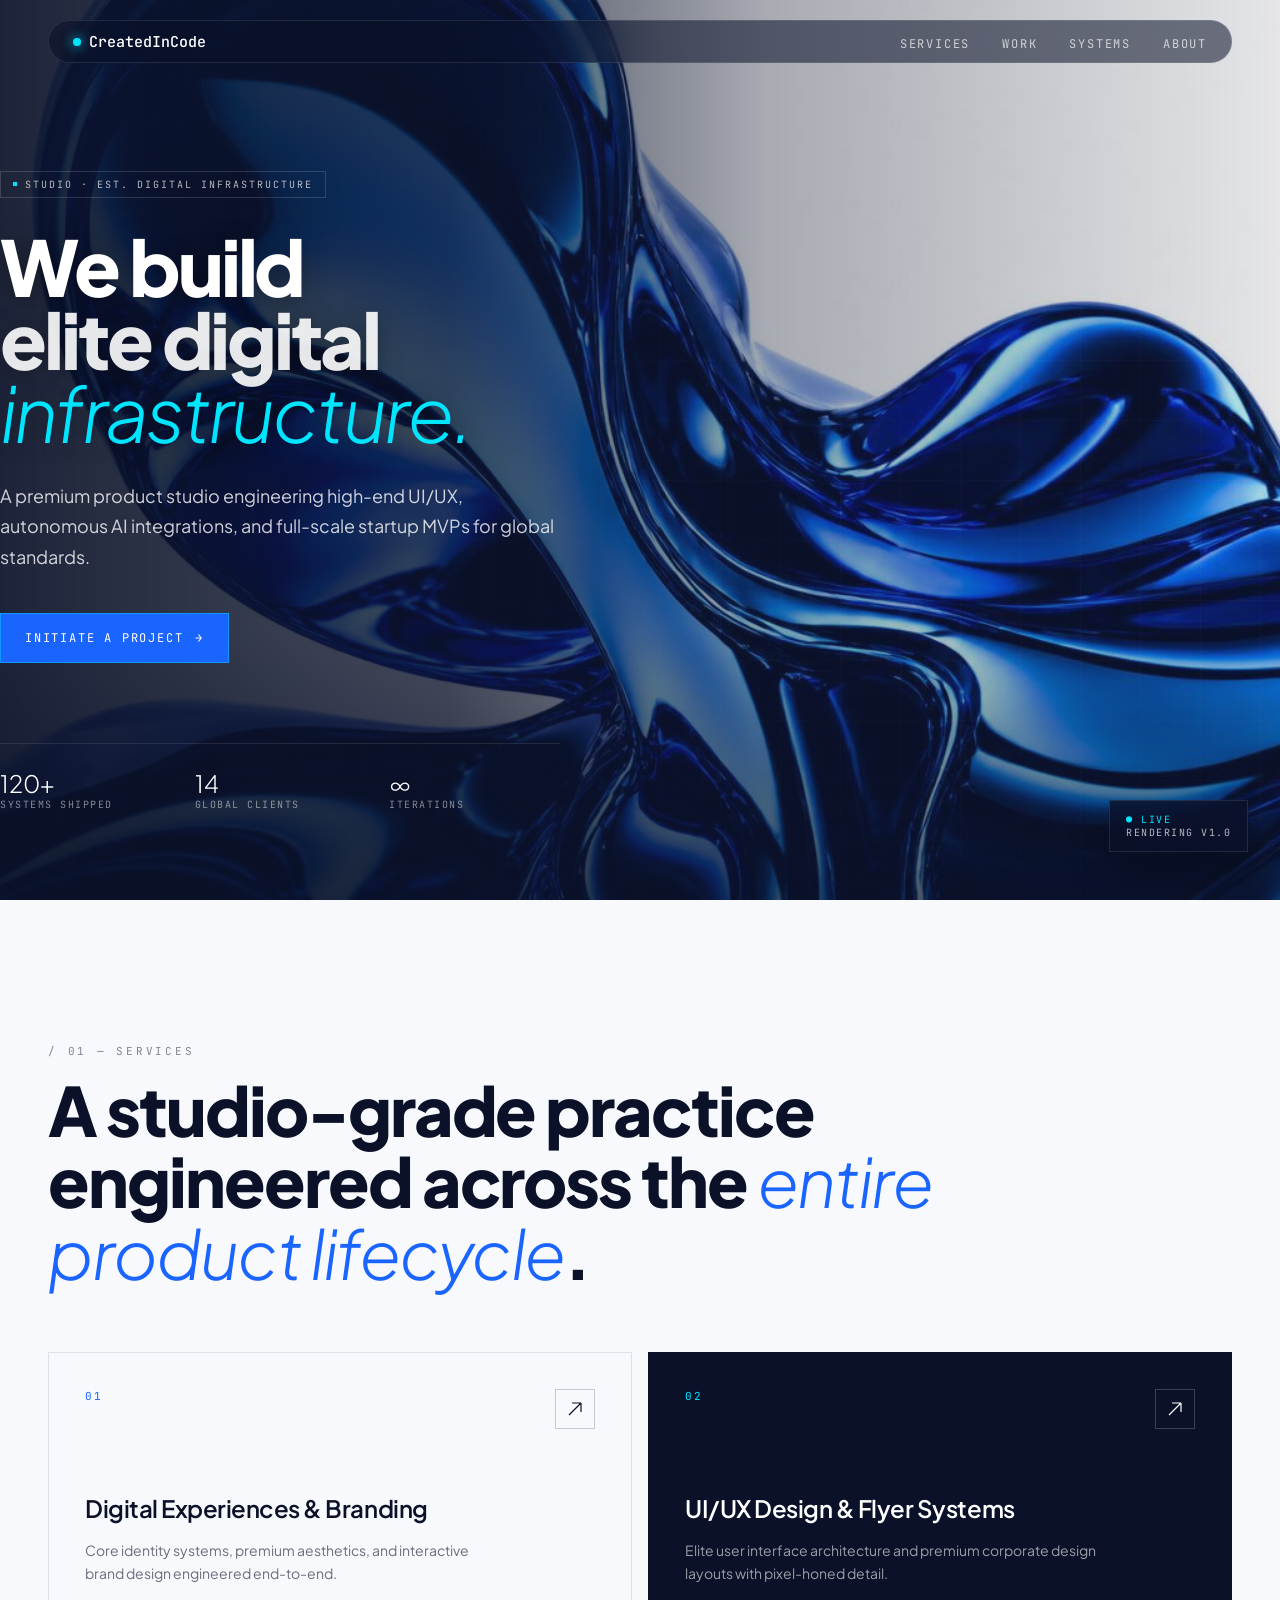
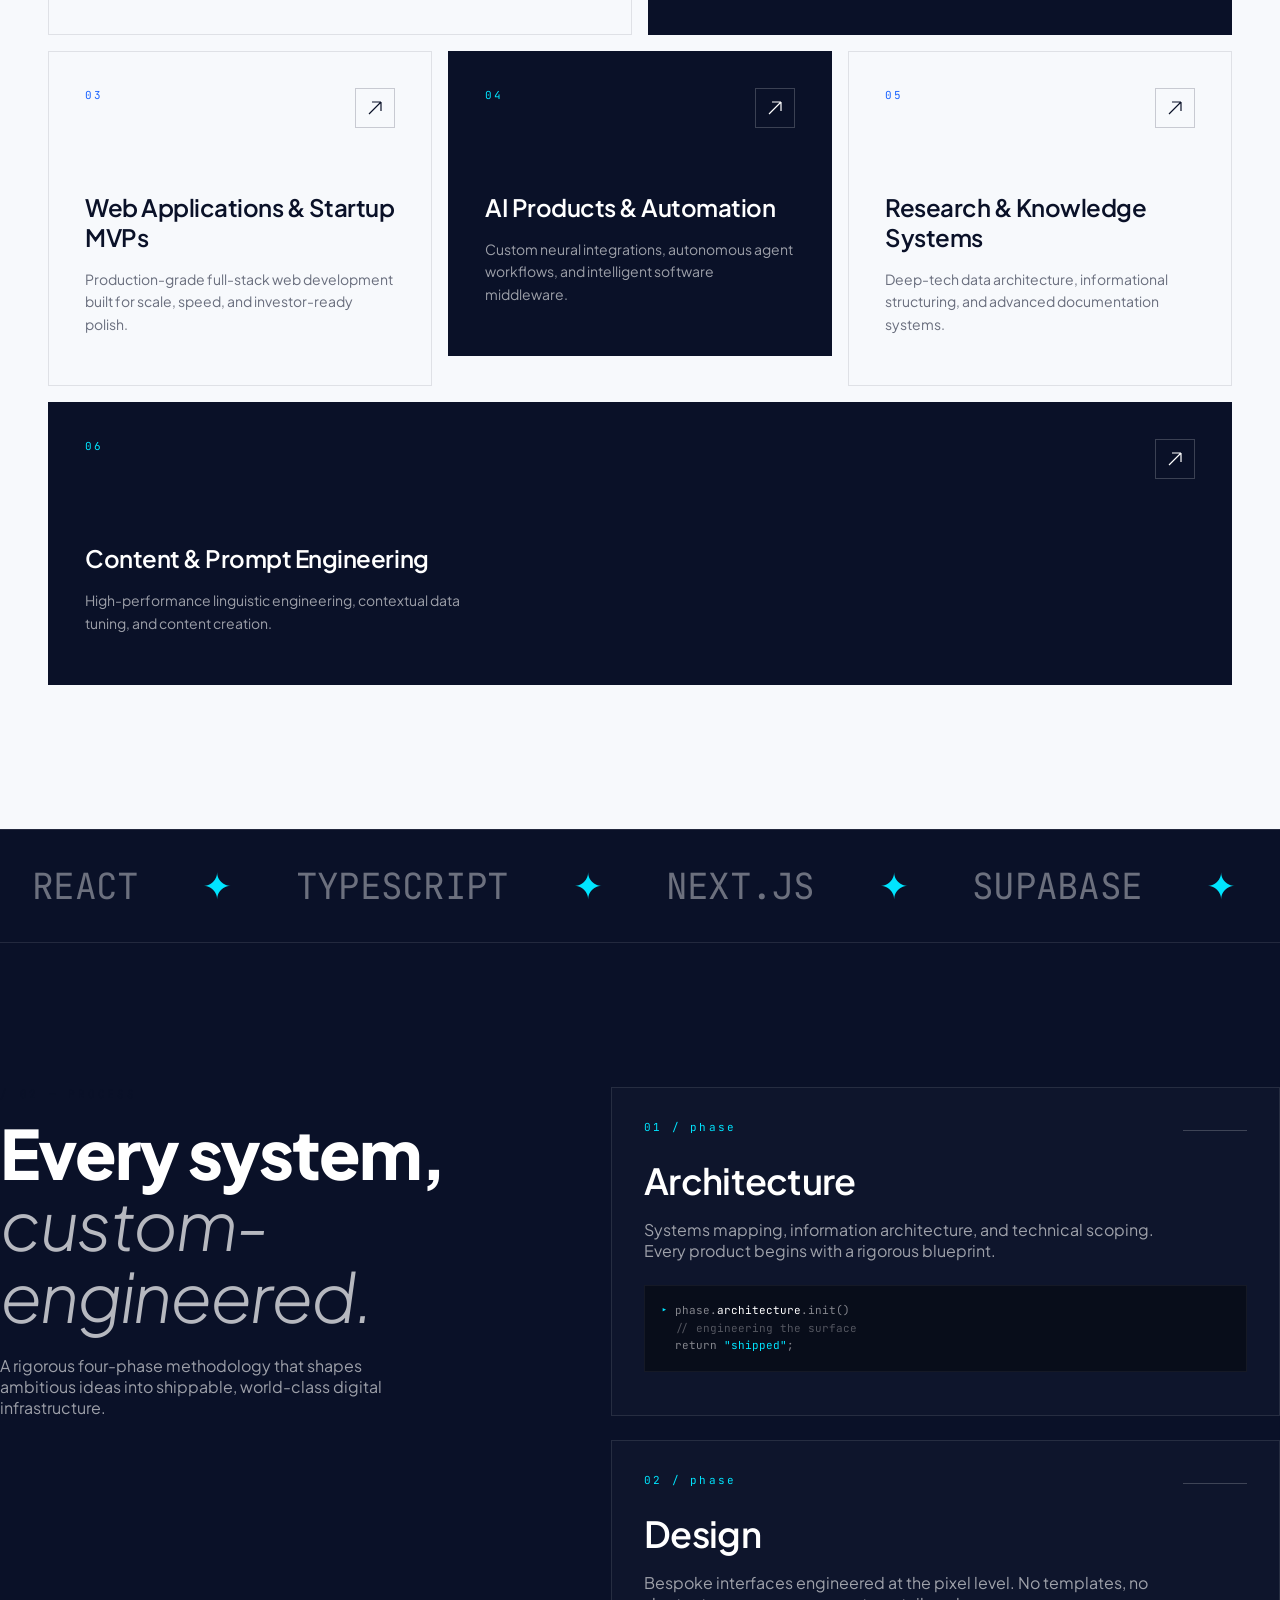
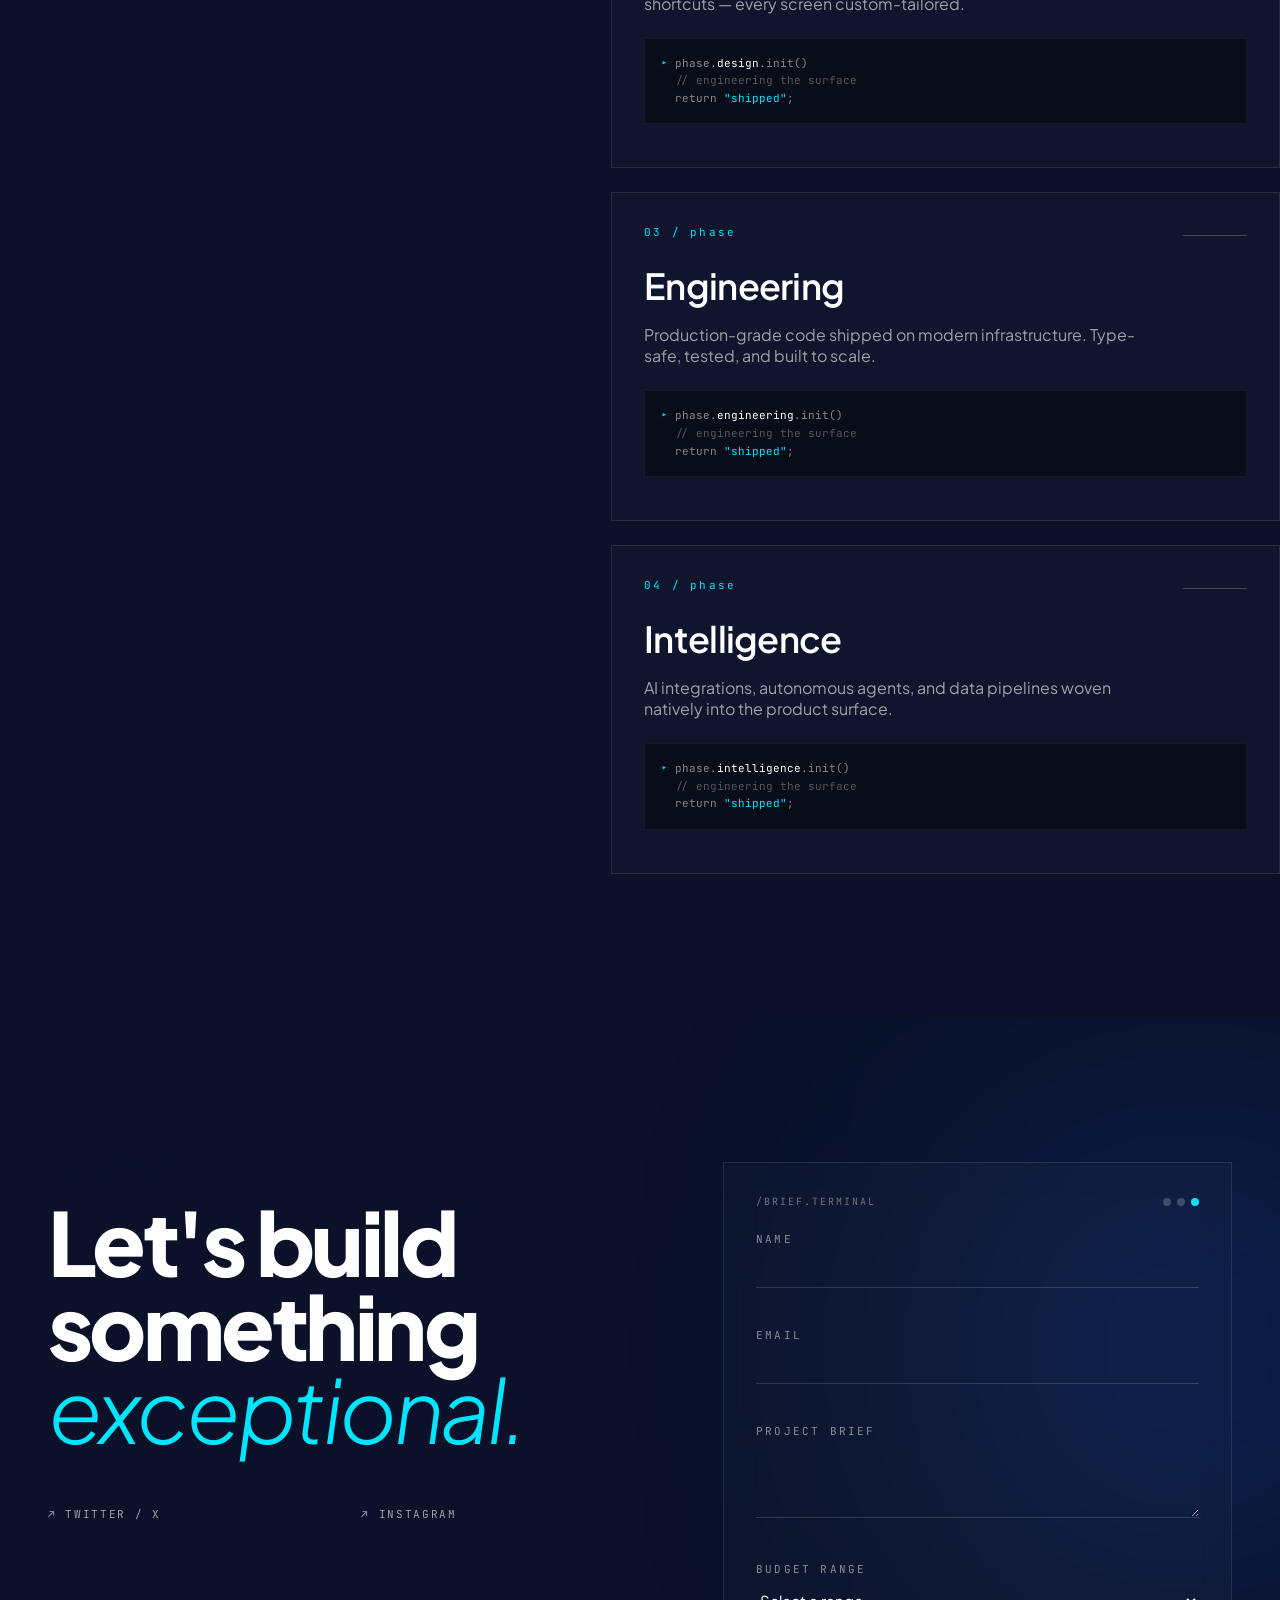
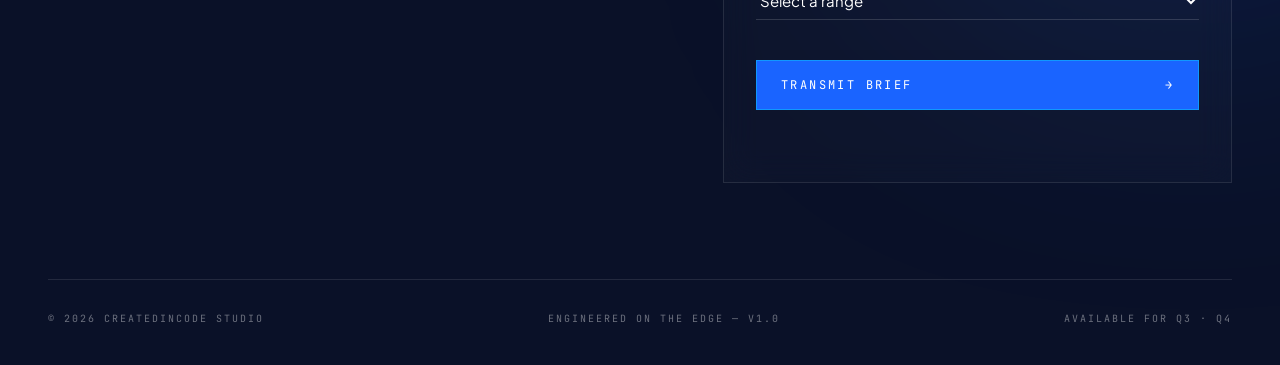
<file: index.html>
<!DOCTYPE html>
<html lang="en">
<head>
  <meta charset="UTF-8" />
  <meta name="viewport" content="width=device-width, initial-scale=1.0" />
  <title>CreatedInCode — Elite Digital Infrastructure Studio</title>
  <meta name="description" content="A premium product studio engineering high-end UI/UX, autonomous AI integrations, and full-scale startup MVPs for global standards." />
  <meta name="author" content="CreatedInCode" />
  <meta property="og:title" content="CreatedInCode — Elite Digital Infrastructure Studio" />
  <meta property="og:description" content="Premium UI/UX, AI integrations, and startup MVPs engineered for global standards." />
  <meta property="og:type" content="website" />
  <meta name="twitter:card" content="summary_large_image" />
  <link rel="preconnect" href="https://fonts.googleapis.com" />
  <link rel="preconnect" href="https://fonts.gstatic.com" crossorigin />
  <link rel="stylesheet" href="https://fonts.googleapis.com/css2?family=Plus+Jakarta+Sans:wght@400;500;600;700;800&family=JetBrains+Mono:wght@400;500;600&display=swap" />
  <link rel="stylesheet" href="styles.css" />
  <script>document.documentElement.classList.add('js');</script>
</head>
<body>

  <!-- ===== NAV ===== -->
  <header class="site-header" id="site-header">
    <div class="wrap">
      <nav class="nav-bar">
        <a href="#top" class="brand">
          <span class="brand-dot"></span>
          <span class="brand-name">CreatedInCode</span>
        </a>
        <ul class="nav-links" id="nav-links">
          <li><a href="#services" class="nav-link">Services</a></li>
          <li><a href="work.html" class="nav-link">Work</a></li>
          <li><a href="#systems" class="nav-link">Systems</a></li>
          <li><a href="#about" class="nav-link">About</a></li>
        </ul>
        <button class="menu-toggle" id="menu-toggle" aria-label="Open menu" aria-expanded="false">
          <span></span><span></span><span></span>
        </button>
      </nav>
    </div>
  </header>
  <div class="nav-overlay" id="nav-overlay"></div>

  <main>
    <!-- ===== HERO ===== -->
    <section id="top" class="hero">
      <div class="hero-grid-bg" aria-hidden="true"></div>
      <div class="hero-glow" aria-hidden="true"></div>

      <div class="hero-watermark reveal" data-reveal aria-hidden="true">
        <div class="fluid-mask">
          <img src="assets/hero-fluid.jpg" alt="" width="1024" height="1024" />
        </div>
      </div>
      <div class="hero-scrim" aria-hidden="true"></div>

      <div class="hero-content wrap">
        <div class="hero-copy">
          <div class="eyebrow reveal" data-reveal>
            <span class="dot-sm"></span>
            Studio · Est. Digital Infrastructure
          </div>

          <h1 class="hero-title reveal" data-reveal data-delay="80">
            We build<br />
            <span class="dim">elite digital</span><br />
            <span class="italic-accent">infrastructure.</span>
          </h1>

          <p class="hero-sub reveal" data-reveal data-delay="200">
            A premium product studio engineering high-end UI/UX, autonomous AI integrations, and full-scale startup MVPs for global standards.
          </p>

          <div class="hero-cta reveal" data-reveal data-delay="320">
            <a href="#contact" class="btn-primary">
              <span>Initiate a project</span>
              <span class="arrow">→</span>
            </a>
          </div>
        </div>

        <div class="hero-stats reveal" data-reveal data-delay="500">
          <div class="stat">
            <div class="stat-num">120+</div>
            <div class="stat-label">Systems shipped</div>
          </div>
          <div class="stat">
            <div class="stat-num">14</div>
            <div class="stat-label">Global clients</div>
          </div>
          <div class="stat">
            <div class="stat-num">∞</div>
            <div class="stat-label">Iterations</div>
          </div>
        </div>
      </div>

      <div class="hero-badge">
        <div class="badge-live">● live</div>
        Rendering v1.0
      </div>
      <div class="hero-tag">/studio.reel · 2026</div>
      <div class="hero-scroll">scroll ↓</div>
    </section>

    <!-- ===== SERVICES ===== -->
    <section id="services" class="services">
      <div class="wrap">
        <div class="section-label reveal" data-reveal>/ 01 — Services</div>
        <h2 class="section-title reveal" data-reveal data-delay="80">
          A studio-grade practice engineered across the <span class="italic-accent-blue">entire product lifecycle</span>.
        </h2>

        <div class="services-grid" id="services-grid">
          <div class="reveal" data-reveal data-delay="0" style="grid-column: span 3;">
            <article class="service-card">
              <div class="service-top">
                <span class="service-num">01</span>
                <span class="service-icon" aria-hidden="true"><svg width="14" height="14" viewBox="0 0 14 14" fill="none"><path d="M1 13L13 1M13 1H4M13 1V10" stroke="currentColor" stroke-width="1.2"/></svg></span>
              </div>
              <div>
                <h3 class="service-title">Digital Experiences & Branding</h3>
                <p class="service-desc">Core identity systems, premium aesthetics, and interactive brand design engineered end-to-end.</p>
              </div>
            </article>
          </div>
          <div class="reveal" data-reveal data-delay="60" style="grid-column: span 3;">
            <article class="service-card dark">
              <div class="service-top">
                <span class="service-num">02</span>
                <span class="service-icon" aria-hidden="true"><svg width="14" height="14" viewBox="0 0 14 14" fill="none"><path d="M1 13L13 1M13 1H4M13 1V10" stroke="currentColor" stroke-width="1.2"/></svg></span>
              </div>
              <div>
                <h3 class="service-title">UI/UX Design & Flyer Systems</h3>
                <p class="service-desc">Elite user interface architecture and premium corporate design layouts with pixel-honed detail.</p>
              </div>
            </article>
          </div>
          <div class="reveal" data-reveal data-delay="120" style="grid-column: span 2;">
            <article class="service-card">
              <div class="service-top">
                <span class="service-num">03</span>
                <span class="service-icon" aria-hidden="true"><svg width="14" height="14" viewBox="0 0 14 14" fill="none"><path d="M1 13L13 1M13 1H4M13 1V10" stroke="currentColor" stroke-width="1.2"/></svg></span>
              </div>
              <div>
                <h3 class="service-title">Web Applications & Startup MVPs</h3>
                <p class="service-desc">Production-grade full-stack web development built for scale, speed, and investor-ready polish.</p>
              </div>
            </article>
          </div>
          <div class="reveal" data-reveal data-delay="180" style="grid-column: span 2;">
            <article class="service-card dark">
              <div class="service-top">
                <span class="service-num">04</span>
                <span class="service-icon" aria-hidden="true"><svg width="14" height="14" viewBox="0 0 14 14" fill="none"><path d="M1 13L13 1M13 1H4M13 1V10" stroke="currentColor" stroke-width="1.2"/></svg></span>
              </div>
              <div>
                <h3 class="service-title">AI Products & Automation</h3>
                <p class="service-desc">Custom neural integrations, autonomous agent workflows, and intelligent software middleware.</p>
              </div>
            </article>
          </div>
          <div class="reveal" data-reveal data-delay="240" style="grid-column: span 2;">
            <article class="service-card">
              <div class="service-top">
                <span class="service-num">05</span>
                <span class="service-icon" aria-hidden="true"><svg width="14" height="14" viewBox="0 0 14 14" fill="none"><path d="M1 13L13 1M13 1H4M13 1V10" stroke="currentColor" stroke-width="1.2"/></svg></span>
              </div>
              <div>
                <h3 class="service-title">Research & Knowledge Systems</h3>
                <p class="service-desc">Deep-tech data architecture, informational structuring, and advanced documentation systems.</p>
              </div>
            </article>
          </div>
          <div class="reveal" data-reveal data-delay="300" style="grid-column: span 6;">
            <article class="service-card dark">
              <div class="service-top">
                <span class="service-num">06</span>
                <span class="service-icon" aria-hidden="true"><svg width="14" height="14" viewBox="0 0 14 14" fill="none"><path d="M1 13L13 1M13 1H4M13 1V10" stroke="currentColor" stroke-width="1.2"/></svg></span>
              </div>
              <div>
                <h3 class="service-title">Content & Prompt Engineering</h3>
                <p class="service-desc">High-performance linguistic engineering, contextual data tuning, and content creation.</p>
              </div>
            </article>
          </div>
        </div>
      </div>
    </section>

    <!-- ===== TICKER ===== -->
    <div class="ticker-wrap">
      <div class="ticker" id="ticker">
        <span class="ticker-item">React<span class="ticker-star">✦</span></span>
        <span class="ticker-item">TypeScript<span class="ticker-star">✦</span></span>
        <span class="ticker-item">Next.js<span class="ticker-star">✦</span></span>
        <span class="ticker-item">Supabase<span class="ticker-star">✦</span></span>
        <span class="ticker-item">Tailwind<span class="ticker-star">✦</span></span>
        <span class="ticker-item">AI/LLMs<span class="ticker-star">✦</span></span>
        <span class="ticker-item">Vector DB<span class="ticker-star">✦</span></span>
        <span class="ticker-item">Motion<span class="ticker-star">✦</span></span>
        <span class="ticker-item">Edge Runtime<span class="ticker-star">✦</span></span>
        <span class="ticker-item">Figma<span class="ticker-star">✦</span></span>
        <span class="ticker-item">React<span class="ticker-star">✦</span></span>
        <span class="ticker-item">TypeScript<span class="ticker-star">✦</span></span>
        <span class="ticker-item">Next.js<span class="ticker-star">✦</span></span>
        <span class="ticker-item">Supabase<span class="ticker-star">✦</span></span>
        <span class="ticker-item">Tailwind<span class="ticker-star">✦</span></span>
        <span class="ticker-item">AI/LLMs<span class="ticker-star">✦</span></span>
        <span class="ticker-item">Vector DB<span class="ticker-star">✦</span></span>
        <span class="ticker-item">Motion<span class="ticker-star">✦</span></span>
        <span class="ticker-item">Edge Runtime<span class="ticker-star">✦</span></span>
        <span class="ticker-item">Figma<span class="ticker-star">✦</span></span>
      </div>
    </div>

    <!-- ===== PROCESS ===== -->
    <section id="systems" class="process">
      <div class="wrap process-grid">
        <div class="process-sticky">
          <div class="section-label reveal" data-reveal>/ 02 — Process</div>
          <h2 class="section-title light reveal" data-reveal data-delay="80">
            Every system, <br /><span class="dim-light">custom-engineered.</span>
          </h2>
          <p class="process-desc reveal" data-reveal data-delay="160">
            A rigorous four-phase methodology that shapes ambitious ideas into shippable, world-class digital infrastructure.
          </p>
        </div>
        <div class="process-list" id="process-list">
          <div class="reveal" data-reveal data-delay="0">
            <div class="phase-card">
              <div class="phase-top">
                <span class="phase-num">01 / phase</span>
                <span class="phase-line" aria-hidden="true"></span>
              </div>
              <h3 class="phase-title">Architecture</h3>
              <p class="phase-desc">Systems mapping, information architecture, and technical scoping. Every product begins with a rigorous blueprint.</p>
              <pre class="phase-code"><span class="accent">▸</span> phase.<span class="white">architecture</span>.init()
  <span style="color:rgba(255,255,255,0.3)">// engineering the surface</span>
  return <span class="accent">"shipped"</span>;</pre>
            </div>
          </div>
          <div class="reveal" data-reveal data-delay="80">
            <div class="phase-card">
              <div class="phase-top">
                <span class="phase-num">02 / phase</span>
                <span class="phase-line" aria-hidden="true"></span>
              </div>
              <h3 class="phase-title">Design</h3>
              <p class="phase-desc">Bespoke interfaces engineered at the pixel level. No templates, no shortcuts — every screen custom-tailored.</p>
              <pre class="phase-code"><span class="accent">▸</span> phase.<span class="white">design</span>.init()
  <span style="color:rgba(255,255,255,0.3)">// engineering the surface</span>
  return <span class="accent">"shipped"</span>;</pre>
            </div>
          </div>
          <div class="reveal" data-reveal data-delay="160">
            <div class="phase-card">
              <div class="phase-top">
                <span class="phase-num">03 / phase</span>
                <span class="phase-line" aria-hidden="true"></span>
              </div>
              <h3 class="phase-title">Engineering</h3>
              <p class="phase-desc">Production-grade code shipped on modern infrastructure. Type-safe, tested, and built to scale.</p>
              <pre class="phase-code"><span class="accent">▸</span> phase.<span class="white">engineering</span>.init()
  <span style="color:rgba(255,255,255,0.3)">// engineering the surface</span>
  return <span class="accent">"shipped"</span>;</pre>
            </div>
          </div>
          <div class="reveal" data-reveal data-delay="240">
            <div class="phase-card">
              <div class="phase-top">
                <span class="phase-num">04 / phase</span>
                <span class="phase-line" aria-hidden="true"></span>
              </div>
              <h3 class="phase-title">Intelligence</h3>
              <p class="phase-desc">AI integrations, autonomous agents, and data pipelines woven natively into the product surface.</p>
              <pre class="phase-code"><span class="accent">▸</span> phase.<span class="white">intelligence</span>.init()
  <span style="color:rgba(255,255,255,0.3)">// engineering the surface</span>
  return <span class="accent">"shipped"</span>;</pre>
            </div>
          </div>
        </div>
      </div>
    </section>

    <!-- ===== CONTACT / FOOTER ===== -->
    <footer id="contact" class="footer">
      <div class="footer-glow" aria-hidden="true"></div>
      <div class="wrap">
        <div class="footer-grid">
          <div class="footer-intro">
            <div class="section-label reveal" data-reveal>/ 03 — Contact</div>
            <h2 class="footer-title reveal" data-reveal data-delay="80">
              Let's build<br />something<br /><span class="italic-accent">exceptional.</span>
            </h2>
            <div class="social-grid reveal" data-reveal data-delay="200">
              <a href="https://x.com/https_cic" target="_blank" rel="noopener" class="social-link">↗ Twitter / X</a>
              <a href="https://www.instagram.com/createdincode?igsh=Y280NmprOGhsOGZ0" target="_blank" rel="noopener" class="social-link">↗ Instagram</a>
            </div>
          </div>

          <div class="reveal" data-reveal data-delay="160">
            <form id="contact-form" class="contact-form" novalidate>
              <div class="terminal-bar">
                <span>/brief.terminal</span>
                <span class="terminal-dots"><i></i><i></i><i class="accent-dot"></i></span>
              </div>

              <div class="field">
                <label for="name">Name</label>
                <input id="name" name="name" type="text" required autocomplete="name" />
                <span class="field-error" id="name-error"></span>
              </div>

              <div class="field">
                <label for="email">Email</label>
                <input id="email" name="email" type="email" required autocomplete="email" />
                <span class="field-error" id="email-error"></span>
              </div>

              <div class="field">
                <label for="brief">Project brief</label>
                <textarea id="brief" name="brief" rows="3" required></textarea>
                <span class="field-error" id="brief-error"></span>
              </div>

              <div class="field">
                <label for="budget">Budget range</label>
                <select id="budget" name="budget" required>
                  <option value="" disabled selected>Select a range</option>
                  <option value="$10k — $25k">$10k — $25k</option>
                  <option value="$25k — $50k">$25k — $50k</option>
                  <option value="$50k — $100k">$50k — $100k</option>
                  <option value="$100k+">$100k+</option>
                </select>
                <span class="field-error" id="budget-error"></span>
              </div>

              <button type="submit" class="btn-submit" id="submit-btn">
                <span id="submit-label">Transmit brief</span>
                <span class="arrow">→</span>
              </button>

              <p class="form-status" id="form-status" role="status" aria-live="polite"></p>
            </form>
          </div>
        </div>

        <div class="footer-bottom">
          <span>© 2026 CreatedInCode Studio</span>
          <span>Engineered on the edge — v1.0</span>
          <span>Available for Q3 · Q4</span>
        </div>
      </div>
    </footer>
  </main>

  <script src="script.js"></script>
</body>
</html>
</file>
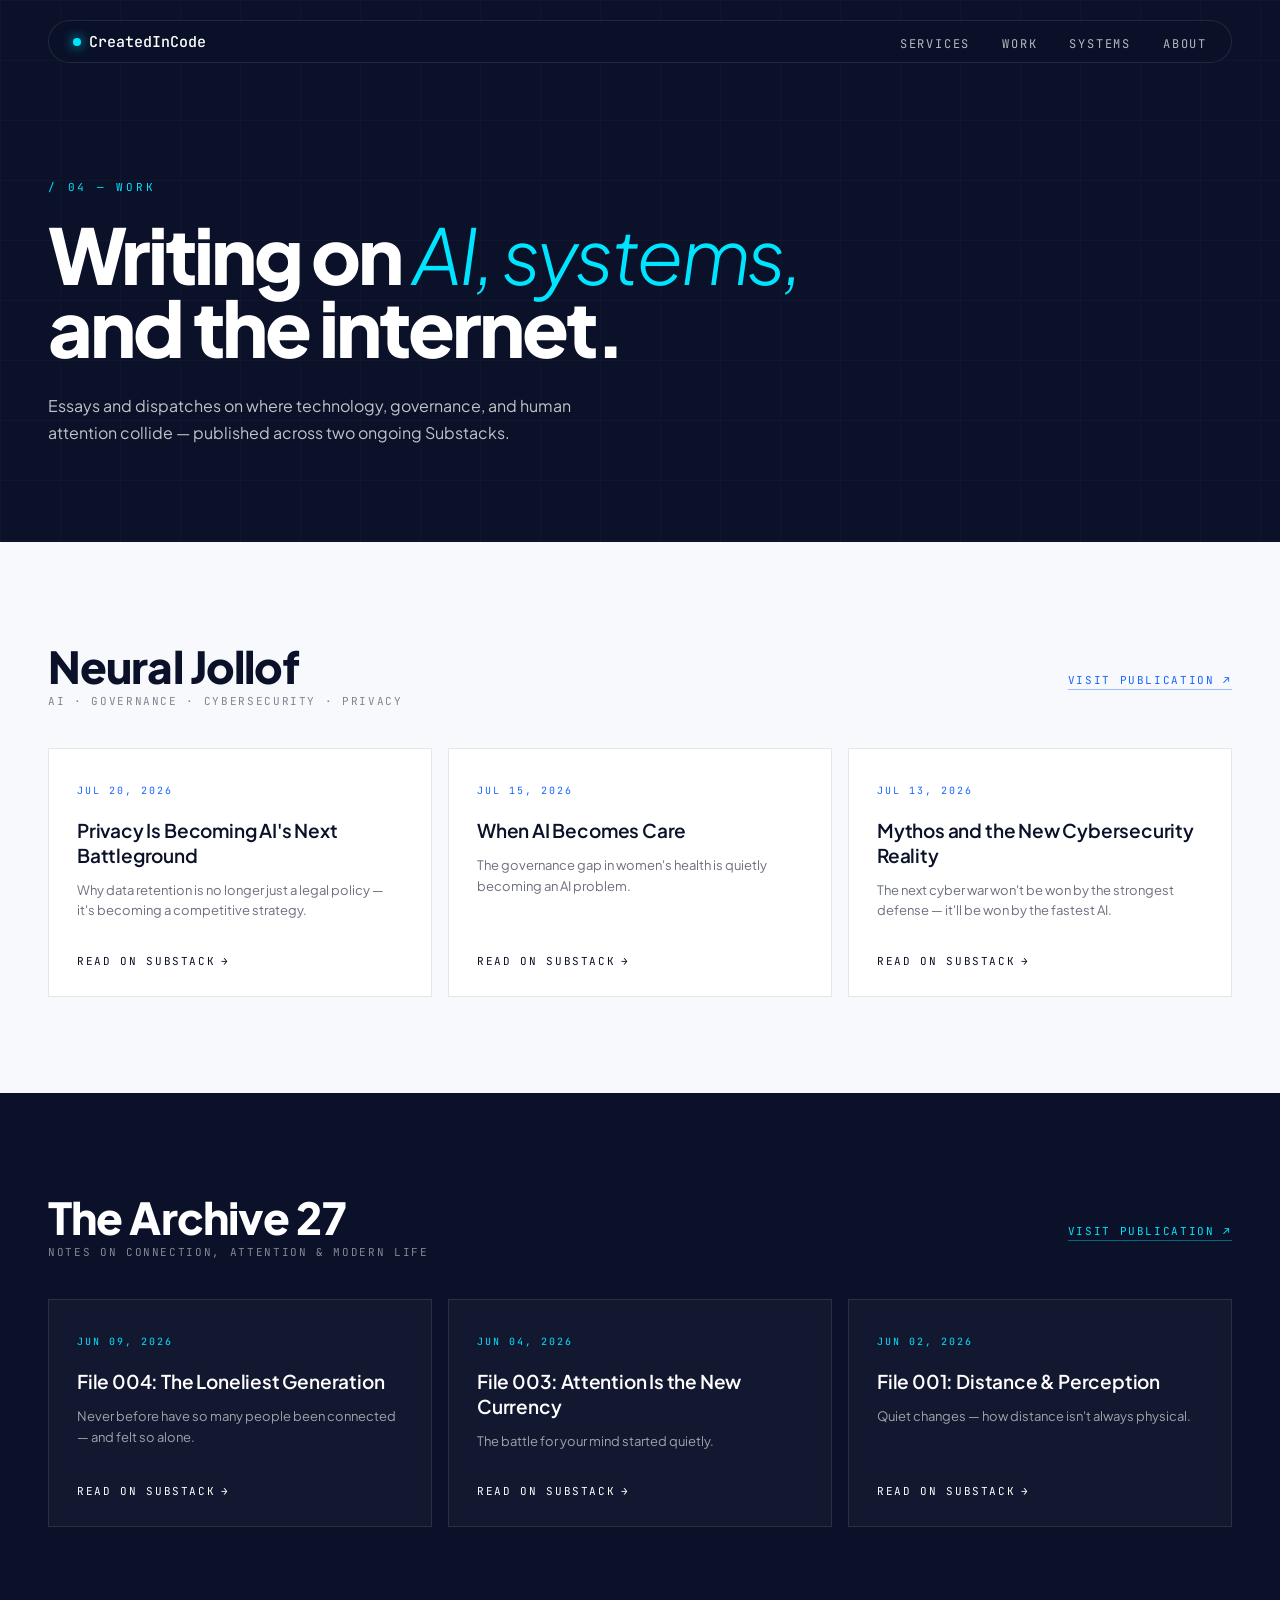
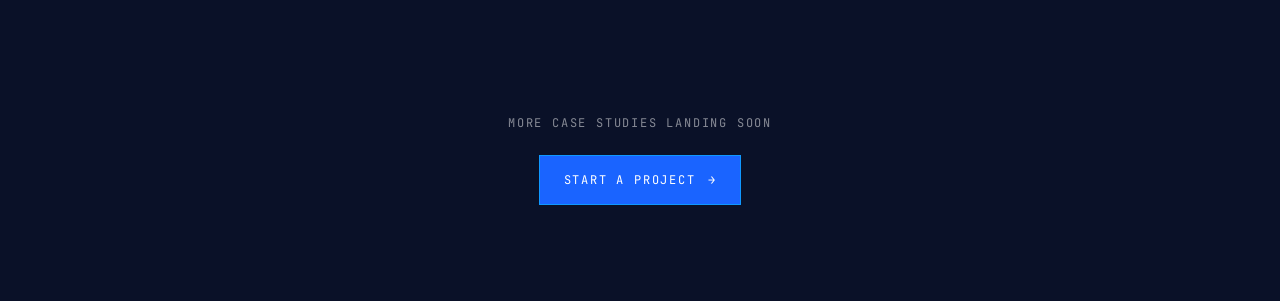
<file: work.html>
<!DOCTYPE html>
<html lang="en">
<head>
  <meta charset="UTF-8" />
  <meta name="viewport" content="width=device-width, initial-scale=1.0" />
  <title>Work — CreatedInCode</title>
  <meta name="description" content="Writing and dispatches from CreatedInCode — on AI, systems, and the internet." />
  <link rel="preconnect" href="https://fonts.googleapis.com" />
  <link rel="preconnect" href="https://fonts.gstatic.com" crossorigin />
  <link rel="stylesheet" href="https://fonts.googleapis.com/css2?family=Plus+Jakarta+Sans:wght@400;500;600;700;800&family=JetBrains+Mono:wght@400;500;600&display=swap" />
  <link rel="stylesheet" href="styles.css" />
  <script>document.documentElement.classList.add('js');</script>
  <style>
    /* ===== Work page — additive styles, layered on top of styles.css ===== */
    .work-hero {
      background: var(--navy);
      color: #fff;
      padding: 180px 0 80px;
      position: relative;
      overflow: hidden;
    }
    .work-hero .hero-grid-bg { position: absolute; inset: 0; opacity: 0.06; pointer-events: none;
      background-image: linear-gradient(rgba(255,255,255,0.4) 1px, transparent 1px), linear-gradient(90deg, rgba(255,255,255,0.4) 1px, transparent 1px);
      background-size: 60px 60px; }
    .work-hero-title { position: relative; font-size: 12vw; font-weight: 800; line-height: 0.95; letter-spacing: -0.04em; margin: 24px 0 0; }
    @media (min-width: 640px) { .work-hero-title { font-size: 8vw; } }
    @media (min-width: 1024px) { .work-hero-title { font-size: 6vw; } }
    .work-hero-sub { position: relative; margin-top: 28px; max-width: 560px; font-size: 16px; line-height: 1.7; color: rgba(255,255,255,0.75); }

    .pub-section { background: var(--offwhite); color: var(--navy); padding: 96px 0; }
    .pub-section.alt { background: var(--navy); color: #fff; }
    .pub-header { display: flex; align-items: baseline; justify-content: space-between; flex-wrap: wrap; gap: 12px; margin-bottom: 40px; }
    .pub-name { font-size: 32px; font-weight: 800; letter-spacing: -0.02em; margin: 0; }
    @media (min-width: 768px) { .pub-name { font-size: 44px; } }
    .pub-tagline { font-family: var(--font-mono); font-size: 11px; text-transform: uppercase; letter-spacing: 0.15em; color: rgba(10,17,40,0.5); }
    .pub-section.alt .pub-tagline { color: rgba(255,255,255,0.5); }
    .pub-link {
      font-family: var(--font-mono); font-size: 11px; text-transform: uppercase; letter-spacing: 0.15em;
      color: var(--electric-2); border-bottom: 1px solid rgba(26,100,255,0.4); padding-bottom: 2px;
      transition: color 0.3s ease, border-color 0.3s ease;
    }
    .pub-section.alt .pub-link { color: var(--electric); border-color: rgba(0,229,255,0.4); }
    .pub-link:hover { color: var(--navy); border-color: var(--navy); }
    .pub-section.alt .pub-link:hover { color: #fff; border-color: #fff; }

    .post-grid { display: grid; grid-template-columns: repeat(3, 1fr); gap: 16px; }
    @media (max-width: 900px) { .post-grid { grid-template-columns: 1fr; } }
    .post-card {
      display: flex; flex-direction: column; justify-content: space-between; min-height: 220px;
      padding: 28px; border: 1px solid rgba(10,17,40,0.1); background: #fff;
      transition: transform 0.4s ease, box-shadow 0.4s ease, border-color 0.4s ease;
    }
    .pub-section.alt .post-card { background: rgba(255,255,255,0.03); border-color: rgba(255,255,255,0.1); }
    .post-card:hover { transform: translateY(-4px); box-shadow: 0 20px 60px -20px rgba(10,17,40,0.15); border-color: rgba(10,17,40,0.3); }
    .pub-section.alt .post-card:hover { box-shadow: 0 20px 60px -20px rgba(0,0,0,0.6); border-color: rgba(0,229,255,0.4); }
    .post-date { font-family: var(--font-mono); font-size: 10px; text-transform: uppercase; letter-spacing: 0.2em; color: var(--electric-2); }
    .pub-section.alt .post-date { color: var(--electric); }
    .post-title { margin: 20px 0 0; font-size: 19px; font-weight: 600; line-height: 1.3; letter-spacing: -0.01em; }
    .post-desc { margin-top: 12px; font-size: 13px; line-height: 1.6; color: rgba(10,17,40,0.6); }
    .pub-section.alt .post-desc { color: rgba(255,255,255,0.6); }
    .post-read { margin-top: 20px; display: inline-flex; align-items: center; gap: 6px; font-family: var(--font-mono); font-size: 11px; text-transform: uppercase; letter-spacing: 0.15em; color: var(--navy); }
    .pub-section.alt .post-read { color: #fff; }
    .post-card .arrow { transition: transform 0.3s ease; }
    .post-card:hover .arrow { transform: translateX(4px); }

    .work-cta { background: var(--navy); color: #fff; padding: 80px 0 96px; text-align: center; }
    .work-cta p { font-family: var(--font-mono); font-size: 12px; text-transform: uppercase; letter-spacing: 0.15em; color: rgba(255,255,255,0.5); margin-bottom: 24px; }
  </style>
</head>
<body>

  <header class="site-header" id="site-header">
    <div class="wrap">
      <nav class="nav-bar">
        <a href="index.html#top" class="brand">
          <span class="brand-dot"></span>
          <span class="brand-name">CreatedInCode</span>
        </a>
        <ul class="nav-links" id="nav-links">
          <li><a href="index.html#services" class="nav-link">Services</a></li>
          <li><a href="work.html" class="nav-link">Work</a></li>
          <li><a href="index.html#systems" class="nav-link">Systems</a></li>
          <li><a href="index.html#about" class="nav-link">About</a></li>
        </ul>
        <button class="menu-toggle" id="menu-toggle" aria-label="Open menu" aria-expanded="false">
          <span></span><span></span><span></span>
        </button>
      </nav>
    </div>
  </header>
  <div class="nav-overlay" id="nav-overlay"></div>

  <main>
    <section class="work-hero">
      <div class="hero-grid-bg" aria-hidden="true"></div>
      <div class="wrap">
        <div class="section-label light">/ 04 — Work</div>
        <h1 class="work-hero-title">Writing on <span class="italic-accent">AI, systems,</span><br />and the internet.</h1>
        <p class="work-hero-sub">Essays and dispatches on where technology, governance, and human attention collide — published across two ongoing Substacks.</p>
      </div>
    </section>

    <section class="pub-section">
      <div class="wrap">
        <div class="pub-header">
          <div>
            <h2 class="pub-name">Neural Jollof</h2>
            <div class="pub-tagline">AI · Governance · Cybersecurity · Privacy</div>
          </div>
          <a href="https://neuraljollof.substack.com" target="_blank" rel="noopener" class="pub-link">Visit publication ↗</a>
        </div>

        <div class="post-grid">
          <article class="post-card">
            <div>
              <span class="post-date">Jul 20, 2026</span>
              <h3 class="post-title">Privacy Is Becoming AI's Next Battleground</h3>
              <p class="post-desc">Why data retention is no longer just a legal policy — it's becoming a competitive strategy.</p>
            </div>
            <a href="https://open.substack.com/pub/neuraljollof/p/privacy-is-becoming-ais-next-battleground?utm_source=share&utm_medium=android&r=73edv1" target="_blank" rel="noopener" class="post-read">Read on Substack <span class="arrow">→</span></a>
          </article>

          <article class="post-card">
            <div>
              <span class="post-date">Jul 15, 2026</span>
              <h3 class="post-title">When AI Becomes Care</h3>
              <p class="post-desc">The governance gap in women's health is quietly becoming an AI problem.</p>
            </div>
            <a href="https://open.substack.com/pub/neuraljollof/p/when-ai-becomes-care-the-governance?utm_source=share&utm_medium=android&r=73edv1" target="_blank" rel="noopener" class="post-read">Read on Substack <span class="arrow">→</span></a>
          </article>

          <article class="post-card">
            <div>
              <span class="post-date">Jul 13, 2026</span>
              <h3 class="post-title">Mythos and the New Cybersecurity Reality</h3>
              <p class="post-desc">The next cyber war won't be won by the strongest defense — it'll be won by the fastest AI.</p>
            </div>
            <a href="https://open.substack.com/pub/neuraljollof/p/mythos-and-the-new-cybersecurity?utm_source=share&utm_medium=android&r=73edv1" target="_blank" rel="noopener" class="post-read">Read on Substack <span class="arrow">→</span></a>
          </article>
        </div>
      </div>
    </section>

    <section class="pub-section alt">
      <div class="wrap">
        <div class="pub-header">
          <div>
            <h2 class="pub-name">The Archive 27</h2>
            <div class="pub-tagline">Notes on connection, attention & modern life</div>
          </div>
          <a href="https://thearchive27.substack.com" target="_blank" rel="noopener" class="pub-link">Visit publication ↗</a>
        </div>

        <div class="post-grid">
          <article class="post-card">
            <div>
              <span class="post-date">Jun 09, 2026</span>
              <h3 class="post-title">File 004: The Loneliest Generation</h3>
              <p class="post-desc">Never before have so many people been connected — and felt so alone.</p>
            </div>
            <a href="https://open.substack.com/pub/thearchive27/p/file-004-the-loneliest-generation?utm_source=share&utm_medium=android&r=8j6k92" target="_blank" rel="noopener" class="post-read">Read on Substack <span class="arrow">→</span></a>
          </article>

          <article class="post-card">
            <div>
              <span class="post-date">Jun 04, 2026</span>
              <h3 class="post-title">File 003: Attention Is the New Currency</h3>
              <p class="post-desc">The battle for your mind started quietly.</p>
            </div>
            <a href="https://open.substack.com/pub/thearchive27/p/file-003-attention-is-the-new-currency?utm_source=share&utm_medium=android&r=8j6k92" target="_blank" rel="noopener" class="post-read">Read on Substack <span class="arrow">→</span></a>
          </article>

          <article class="post-card">
            <div>
              <span class="post-date">Jun 02, 2026</span>
              <h3 class="post-title">File 001: Distance & Perception</h3>
              <p class="post-desc">Quiet changes — how distance isn't always physical.</p>
            </div>
            <a href="https://open.substack.com/pub/thearchive27/p/file-001-distance-and-perception?utm_source=share&utm_medium=android&r=8j6k92" target="_blank" rel="noopener" class="post-read">Read on Substack <span class="arrow">→</span></a>
          </article>
        </div>
      </div>
    </section>

    <section class="work-cta">
      <div class="wrap">
        <p>More case studies landing soon</p>
        <a href="index.html#contact" class="btn-primary">
          <span>Start a project</span>
          <span class="arrow">→</span>
        </a>
      </div>
    </section>
  </main>

  <script src="script.js"></script>
</body>
</html>
</file>
<file: styles.css>
/* ===== Design tokens ===== */
:root {
  --navy: #0A1128;
  --offwhite: #F7F9FC;
  --electric: #00E5FF;
  --electric-2: #1A64FF;
  --font-sans: "Plus Jakarta Sans", ui-sans-serif, system-ui, sans-serif;
  --font-mono: "JetBrains Mono", ui-monospace, SFMono-Regular, monospace;
}

* { box-sizing: border-box; }
html { scroll-behavior: smooth; }
body {
  margin: 0;
  font-family: var(--font-sans);
  background: var(--navy);
  color: #fff;
  -webkit-font-smoothing: antialiased;
}
img { display: block; max-width: 100%; }
a { color: inherit; text-decoration: none; }
button { font-family: inherit; cursor: pointer; }

.wrap {
  max-width: 1280px;
  margin: 0 auto;
  padding: 0 24px;
}
@media (min-width: 768px) { .wrap { padding: 0 48px; } }

/* ===== Reveal-on-scroll =====
   Content is visible by default (no JS required). The .js class
   is only added by an inline script in <head> if JavaScript
   actually runs, so the fade-in animation is a bonus layer, not
   something the page's content depends on. */
.js .reveal {
  opacity: 0;
  transform: translateY(28px);
  transition: opacity 0.9s cubic-bezier(0.2,0.8,0.2,1), transform 0.9s cubic-bezier(0.2,0.8,0.2,1);
}
.js .reveal.is-revealed { opacity: 1; transform: translateY(0); }

/* ===== Nav ===== */
.site-header {
  position: fixed; top: 0; left: 0; right: 0; z-index: 100;
  padding: 20px 0;
  transition: padding 0.4s ease;
}
.site-header.scrolled { padding: 12px 0; }
.nav-bar {
  display: flex; align-items: center; justify-content: space-between;
  border-radius: 999px;
  border: 1px solid rgba(255,255,255,0.1);
  background: rgba(10,17,40,0.55);
  backdrop-filter: blur(24px);
  padding: 10px 16px;
}
@media (min-width: 768px) { .nav-bar { padding: 10px 24px; } }
.brand { display: flex; align-items: center; gap: 8px; }
.brand-dot {
  width: 8px; height: 8px; border-radius: 50%; background: var(--electric);
  box-shadow: 0 0 12px var(--electric);
  animation: pulseGlow 3s ease-in-out infinite;
}
.brand-name { font-family: var(--font-mono); font-size: 15px; font-weight: 500; }
.accent { color: var(--electric); }
.brand-dim { color: rgba(255,255,255,0.6); }
.nav-links { list-style: none; display: flex; gap: 32px; margin: 0; padding: 0; }
.nav-link {
  font-family: var(--font-mono); font-size: 12px; text-transform: uppercase;
  letter-spacing: 0.15em; color: rgba(255,255,255,0.7);
  transition: color 0.4s ease;
}
.nav-link:hover { color: #fff; }

/* ===== Mobile nav drawer =====
   Hidden on desktop. Below 768px, the pill nav can't fit four
   links comfortably, so a hamburger button toggles a slide-in
   sidebar with the same links stacked vertically. */
.menu-toggle {
  display: none;
  flex-direction: column;
  justify-content: center;
  align-items: center;
  gap: 5px;
  width: 36px;
  height: 36px;
  background: none;
  border: none;
  padding: 8px;
  flex-shrink: 0;
}
.menu-toggle span {
  width: 20px;
  height: 2px;
  background: #fff;
  transition: transform 0.3s ease, opacity 0.3s ease;
}
.menu-toggle.is-open span:nth-child(1) { transform: translateY(7px) rotate(45deg); }
.menu-toggle.is-open span:nth-child(2) { opacity: 0; }
.menu-toggle.is-open span:nth-child(3) { transform: translateY(-7px) rotate(-45deg); }

.nav-overlay {
  position: fixed;
  inset: 0;
  background: rgba(0,0,0,0.5);
  opacity: 0;
  pointer-events: none;
  transition: opacity 0.3s ease;
  z-index: 90;
}
.nav-overlay.is-open { opacity: 1; pointer-events: auto; }

@media (max-width: 767px) {
  .menu-toggle { display: flex; }

  .nav-links {
    position: fixed;
    top: 0;
    right: 0;
    height: 100vh;
    width: min(75vw, 280px);
    flex-direction: column;
    align-items: flex-start;
    gap: 0;
    background: rgba(10,17,40,0.98);
    backdrop-filter: blur(24px);
    border-left: 1px solid rgba(255,255,255,0.1);
    padding: 100px 32px 32px;
    margin: 0;
    list-style: none;
    transform: translateX(100%);
    transition: transform 0.4s cubic-bezier(0.2,0.8,0.2,1);
    z-index: 60;
  }
  .nav-links.is-open { transform: translateX(0); }
  .nav-links li { width: 100%; }
  .nav-link {
    display: block;
    width: 100%;
    padding: 14px 0;
    border-bottom: 1px solid rgba(255,255,255,0.08);
    font-size: 14px;
  }
}

/* ===== Hero ===== */
.hero {
  position: relative;
  min-height: 100vh;
  display: flex; align-items: center;
  overflow: hidden;
  background: var(--navy);
  padding-top: 112px;
}
@media (min-width: 1024px) { .hero { padding-top: 80px; } }
.hero-grid-bg {
  position: absolute; inset: 0; opacity: 0.06; pointer-events: none;
  background-image:
    linear-gradient(rgba(255,255,255,0.4) 1px, transparent 1px),
    linear-gradient(90deg, rgba(255,255,255,0.4) 1px, transparent 1px);
  background-size: 60px 60px;
}
.hero-glow {
  position: absolute; left: -128px; top: -128px; width: 384px; height: 384px;
  border-radius: 50%; background: rgba(26,100,255,0.25); filter: blur(120px);
  pointer-events: none;
}
.hero-watermark {
  position: absolute; inset: 0; z-index: 0;
  display: flex; align-items: center; justify-content: center;
  overflow: hidden; opacity: 0.15; mix-blend-mode: screen; pointer-events: none;
  max-width: 100%;
}
.hero-scrim {
  position: absolute; inset: 0; z-index: 1; pointer-events: none;
  background:
    linear-gradient(to right, rgba(10,17,40,0.92) 0%, rgba(10,17,40,0.75) 35%, rgba(10,17,40,0.35) 60%, rgba(10,17,40,0.1) 100%),
    linear-gradient(to top, rgba(10,17,40,0.6) 0%, rgba(10,17,40,0) 30%);
}
.fluid-mask { animation: float 8s ease-in-out infinite; height: 100%; width: 100%; }
.fluid-mask img { height: 100%; width: 100%; object-fit: cover; object-position: center center; }

.hero-content { position: relative; z-index: 10; width: 100%; padding: 64px 0; }
.hero-copy { max-width: 780px; }
.eyebrow {
  display: inline-flex; align-items: center; gap: 8px; margin-bottom: 32px;
  border: 1px solid rgba(255,255,255,0.15); padding: 6px 12px;
  font-family: var(--font-mono); font-size: 10px; text-transform: uppercase;
  letter-spacing: 0.2em; color: rgba(255,255,255,0.7);
}
.dot-sm { width: 4px; height: 4px; background: var(--electric); }
.hero-title {
  font-size: 12vw; font-weight: 800; line-height: 0.95; letter-spacing: -0.04em; margin: 0;
  text-shadow: 0 2px 24px rgba(0,0,0,0.35);
}
@media (min-width: 640px) { .hero-title { font-size: 8vw; } }
@media (min-width: 1024px) { .hero-title { font-size: 6vw; } }
.dim { color: rgba(255,255,255,0.9); }
.italic-accent { font-style: italic; font-weight: 300; color: var(--electric); }
.italic-accent-blue { font-style: italic; font-weight: 300; color: var(--electric-2); }
.hero-sub {
  margin-top: 32px; max-width: 560px; font-size: 16px; line-height: 1.7; color: rgba(255,255,255,0.8);
}
@media (min-width: 768px) { .hero-sub { font-size: 18px; } }
.hero-cta { margin-top: 40px; }
.btn-primary {
  display: inline-flex; align-items: center; gap: 12px;
  border: 1px solid rgba(0,229,255,0.4); background: var(--electric-2);
  padding: 16px 24px; font-family: var(--font-mono); font-size: 12px;
  text-transform: uppercase; letter-spacing: 0.15em; color: #fff;
  transition: box-shadow 0.4s ease, border-color 0.4s ease;
}
.btn-primary:hover { box-shadow: 0 0 40px rgba(0,229,255,0.5); border-color: var(--electric); }
.btn-primary:hover .arrow { transform: translateX(4px); }
.arrow { transition: transform 0.4s ease; display: inline-block; }

.hero-stats {
  position: relative; margin-top: 80px; display: grid; grid-template-columns: repeat(3,1fr);
  gap: 24px; max-width: 560px; border-top: 1px solid rgba(255,255,255,0.1); padding-top: 24px;
}
.stat-num { font-size: 24px; font-weight: 300; color: #fff; }
.stat-label {
  font-family: var(--font-mono); font-size: 10px; text-transform: uppercase;
  letter-spacing: 0.15em; color: rgba(255,255,255,0.5);
}

.hero-badge {
  position: absolute; bottom: 48px; right: 32px; z-index: 10;
  border: 1px solid rgba(255,255,255,0.1); background: rgba(10,17,40,0.8);
  padding: 12px 16px; font-family: var(--font-mono); font-size: 10px;
  text-transform: uppercase; letter-spacing: 0.15em; color: rgba(255,255,255,0.7);
  backdrop-filter: blur(8px); box-shadow: 0 20px 40px rgba(0,0,0,0.3);
  display: none;
}
@media (min-width: 640px) { .hero-badge { display: block; } }
.badge-live { color: var(--electric); }
.hero-tag {
  position: absolute; right: 32px; top: 112px; display: none;
  font-family: var(--font-mono); font-size: 10px; text-transform: uppercase;
  letter-spacing: 0.2em; color: rgba(255,255,255,0.3); pointer-events: none;
}
@media (min-width: 1024px) { .hero-tag { display: block; } }
.hero-scroll {
  position: absolute; bottom: 32px; left: 32px;
  font-family: var(--font-mono); font-size: 10px; text-transform: uppercase;
  letter-spacing: 0.2em; color: rgba(255,255,255,0.3);
}

/* ===== Services ===== */
.services { background: var(--offwhite); padding: 112px 0; color: var(--navy); }
@media (min-width: 768px) { .services { padding: 144px 0; } }
.section-label {
  font-family: var(--font-mono); font-size: 11px; text-transform: uppercase;
  letter-spacing: 0.25em; color: rgba(10,17,40,0.5); margin-bottom: 16px;
}
.section-label.light { color: var(--electric); }
.section-title {
  max-width: 900px; font-size: 36px; font-weight: 800; line-height: 1.05;
  letter-spacing: -0.03em; margin: 0;
}
.section-title.light { color: #fff; }
@media (min-width: 768px) { .section-title { font-size: 56px; } }
@media (min-width: 1024px) { .section-title { font-size: 68px; } }
.dim-light { font-style: italic; font-weight: 300; color: rgba(255,255,255,0.7); }

.services-grid {
  margin-top: 64px; display: grid; grid-template-columns: repeat(6,1fr); gap: 16px;
}
@media (max-width: 767px) {
  .services-grid { grid-template-columns: 1fr; }
  /* Cards carry inline grid-column: span N for desktop layout.
     Inline styles beat regular CSS, so override explicitly here
     or the 1-column mobile grid tries to honor those spans and
     creates broken, content-sized phantom columns. */
  .services-grid > * { grid-column: 1 / -1 !important; }
}
.service-card {
  position: relative; min-height: 280px; padding: 28px;
  border: 1px solid rgba(10,17,40,0.1); background: var(--offwhite);
  transition: transform 0.4s ease, box-shadow 0.4s ease, border-color 0.4s ease;
  display: flex; flex-direction: column; justify-content: space-between;
}
@media (min-width: 768px) { .service-card { padding: 36px; } }
.service-card:hover { transform: translateY(-4px); border-color: rgba(10,17,40,0.3); box-shadow: 0 20px 60px -20px rgba(10,17,40,0.15); }
.service-card.dark { background: var(--navy); color: #fff; border-color: var(--navy); }
.service-card.dark:hover { box-shadow: 0 20px 60px -20px rgba(10,17,40,0.6); }
.service-top { display: flex; align-items: flex-start; justify-content: space-between; }
.service-num { font-family: var(--font-mono); font-size: 11px; letter-spacing: 0.2em; color: var(--electric-2); }
.service-card.dark .service-num { color: var(--electric); }
.service-icon {
  display: grid; place-items: center; width: 40px; height: 40px;
  border: 1px solid rgba(10,17,40,0.2); transition: transform 0.4s ease;
}
.service-card.dark .service-icon { border-color: rgba(255,255,255,0.2); }
.service-card:hover .service-icon { transform: rotate(45deg); }
.service-title { margin: 64px 0 0; font-size: 24px; font-weight: 600; letter-spacing: -0.02em; }
.service-desc { margin-top: 16px; max-width: 420px; font-size: 14px; line-height: 1.6; color: rgba(10,17,40,0.6); }
.service-card.dark .service-desc { color: rgba(255,255,255,0.6); }

/* ===== Ticker ===== */
.ticker-wrap {
  position: relative; overflow: hidden; border-top: 1px solid rgba(255,255,255,0.1);
  border-bottom: 1px solid rgba(255,255,255,0.1); background: var(--navy); padding: 32px 0;
}
.ticker {
  display: flex; width: max-content; gap: 64px; white-space: nowrap;
  font-family: var(--font-mono); font-size: 24px; text-transform: uppercase;
  letter-spacing: -0.02em; color: rgba(255,255,255,0.4);
  animation: marquee 40s linear infinite;
  padding: 0 32px;
}
@media (min-width: 768px) { .ticker { font-size: 36px; } }
.ticker-item { display: flex; align-items: center; gap: 64px; }
.ticker-star { color: var(--electric); }

/* ===== Process ===== */
.process { background: var(--navy); color: #fff; }
.process-grid {
  display: grid; grid-template-columns: 1fr; gap: 64px; padding: 112px 0;
}
@media (min-width: 1024px) { .process-grid { grid-template-columns: 0.9fr 1.1fr; padding: 144px 0; } }
.process-sticky { align-self: start; }
@media (min-width: 1024px) { .process-sticky { position: sticky; top: 128px; } }
.process-desc { margin-top: 24px; max-width: 400px; color: rgba(255,255,255,0.6); }
.process-list { display: flex; flex-direction: column; gap: 24px; }
.phase-card {
  position: relative; border: 1px solid rgba(255,255,255,0.1);
  background: rgba(255,255,255,0.02); padding: 32px;
  transition: border-color 0.4s ease, background 0.4s ease;
}
.phase-card:hover { border-color: rgba(0,229,255,0.4); background: rgba(255,255,255,0.04); }
.phase-top { display: flex; align-items: baseline; justify-content: space-between; }
.phase-num { font-family: var(--font-mono); font-size: 11px; letter-spacing: 0.2em; color: var(--electric); }
.phase-line { height: 1px; width: 64px; background: rgba(255,255,255,0.2); transition: width 0.4s ease, background 0.4s ease; }
.phase-card:hover .phase-line { width: 128px; background: var(--electric); }
.phase-title { margin: 24px 0 0; font-size: 30px; font-weight: 600; letter-spacing: -0.02em; }
@media (min-width: 768px) { .phase-title { font-size: 36px; } }
.phase-desc { margin-top: 16px; max-width: 520px; color: rgba(255,255,255,0.6); }
.phase-code {
  margin-top: 24px; overflow: hidden; border: 1px solid rgba(255,255,255,0.05);
  background: rgba(0,0,0,0.4); padding: 16px; font-family: var(--font-mono);
  font-size: 11px; line-height: 1.6; color: rgba(255,255,255,0.5); white-space: pre-wrap;
}
.phase-code .accent { color: var(--electric); }
.phase-code .white { color: #fff; }

/* ===== Footer / Contact ===== */
.footer { position: relative; overflow: hidden; background: var(--navy); color: #fff; padding: 112px 0 40px; }
@media (min-width: 768px) { .footer { padding: 144px 0 40px; } }
.footer-glow {
  position: absolute; right: -160px; top: 80px; width: 500px; height: 500px;
  border-radius: 50%; background: rgba(26,100,255,0.2); filter: blur(140px); pointer-events: none;
}
.footer-grid { position: relative; display: grid; grid-template-columns: 1fr; gap: 64px; }
@media (min-width: 1024px) { .footer-grid { grid-template-columns: 1.2fr 1fr; } }
.footer-title { font-size: 48px; font-weight: 800; line-height: 0.95; letter-spacing: -0.04em; margin: 24px 0 0; }
@media (min-width: 768px) { .footer-title { font-size: 72px; } }
@media (min-width: 1024px) { .footer-title { font-size: 88px; } }
.social-grid {
  margin-top: 48px; display: grid; grid-template-columns: repeat(2,1fr); gap: 16px;
  font-family: var(--font-mono); font-size: 11px; text-transform: uppercase; letter-spacing: 0.15em;
}
.social-link { color: rgba(255,255,255,0.6); padding: 8px 0; transition: color 0.4s ease; display: inline-flex; gap: 8px; align-items: center; }
.social-link:hover { color: #fff; }

.contact-form {
  border: 1px solid rgba(255,255,255,0.1); background: rgba(255,255,255,0.02);
  padding: 32px; backdrop-filter: blur(16px); display: flex; flex-direction: column; gap: 20px;
}
.terminal-bar {
  display: flex; align-items: center; justify-content: space-between;
  font-family: var(--font-mono); font-size: 10px; text-transform: uppercase;
  letter-spacing: 0.2em; color: rgba(255,255,255,0.4); margin-bottom: 4px;
}
.terminal-dots { display: flex; gap: 6px; }
.terminal-dots i { width: 8px; height: 8px; border-radius: 50%; background: rgba(255,255,255,0.2); display: block; }
.terminal-dots i.accent-dot { background: var(--electric); }

.field { position: relative; }
.field label {
  display: block; margin-bottom: 6px; font-family: var(--font-mono); font-size: 11px;
  text-transform: uppercase; letter-spacing: 0.2em; color: rgba(255,255,255,0.5);
}
.field input, .field textarea, .field select {
  width: 100%; border: 0; border-bottom: 1px solid rgba(255,255,255,0.15);
  background: transparent; padding: 8px 0; color: #fff; outline: none;
  font-family: var(--font-sans); font-size: 15px;
  transition: border-color 0.4s ease;
}
.field select option { background: var(--navy); }
.field input:focus, .field textarea:focus, .field select:focus { border-color: var(--electric); }
.field input:invalid, .field textarea:invalid { box-shadow: none; }
.field.has-error input, .field.has-error textarea, .field.has-error select { border-color: #ff5c7c; }
.field-error {
  display: block; min-height: 16px; margin-top: 4px; font-size: 12px; color: #ff8fa3;
  font-family: var(--font-mono);
}

.btn-submit {
  display: flex; align-items: center; justify-content: space-between; width: 100%;
  border: 1px solid rgba(0,229,255,0.4); background: var(--electric-2);
  padding: 16px 24px; font-family: var(--font-mono); font-size: 12px;
  text-transform: uppercase; letter-spacing: 0.2em; color: #fff;
  transition: box-shadow 0.4s ease;
}
.btn-submit:hover:not(:disabled) { box-shadow: 0 0 40px rgba(0,229,255,0.5); }
.btn-submit:disabled { opacity: 0.6; cursor: not-allowed; }
.form-status { min-height: 20px; margin: 0; font-family: var(--font-mono); font-size: 12px; }
.form-status.success { color: var(--electric); }
.form-status.error { color: #ff8fa3; }

.footer-bottom {
  margin-top: 96px; display: flex; flex-direction: column; gap: 16px;
  border-top: 1px solid rgba(255,255,255,0.1); padding-top: 32px;
  font-family: var(--font-mono); font-size: 10px; text-transform: uppercase;
  letter-spacing: 0.2em; color: rgba(255,255,255,0.4);
}
@media (min-width: 768px) { .footer-bottom { flex-direction: row; align-items: center; justify-content: space-between; } }

/* ===== Keyframes ===== */
@keyframes marquee { from { transform: translateX(0); } to { transform: translateX(-50%); } }
@keyframes float { 0%,100% { transform: translateY(0) rotate(0deg); } 50% { transform: translateY(-18px) rotate(2deg); } }
@keyframes pulseGlow {
  0%,100% { box-shadow: 0 0 0 0 rgba(0,229,255,0.35), inset 0 0 0 1px rgba(0,229,255,0.4); }
  50% { box-shadow: 0 0 40px 4px rgba(0,229,255,0.25), inset 0 0 0 1px rgba(0,229,255,0.9); }
}

@media (prefers-reduced-motion: reduce) {
  .reveal { opacity: 1; transform: none; transition: none; }
  .fluid-mask, .brand-dot, .ticker { animation: none; }
}
</file>
